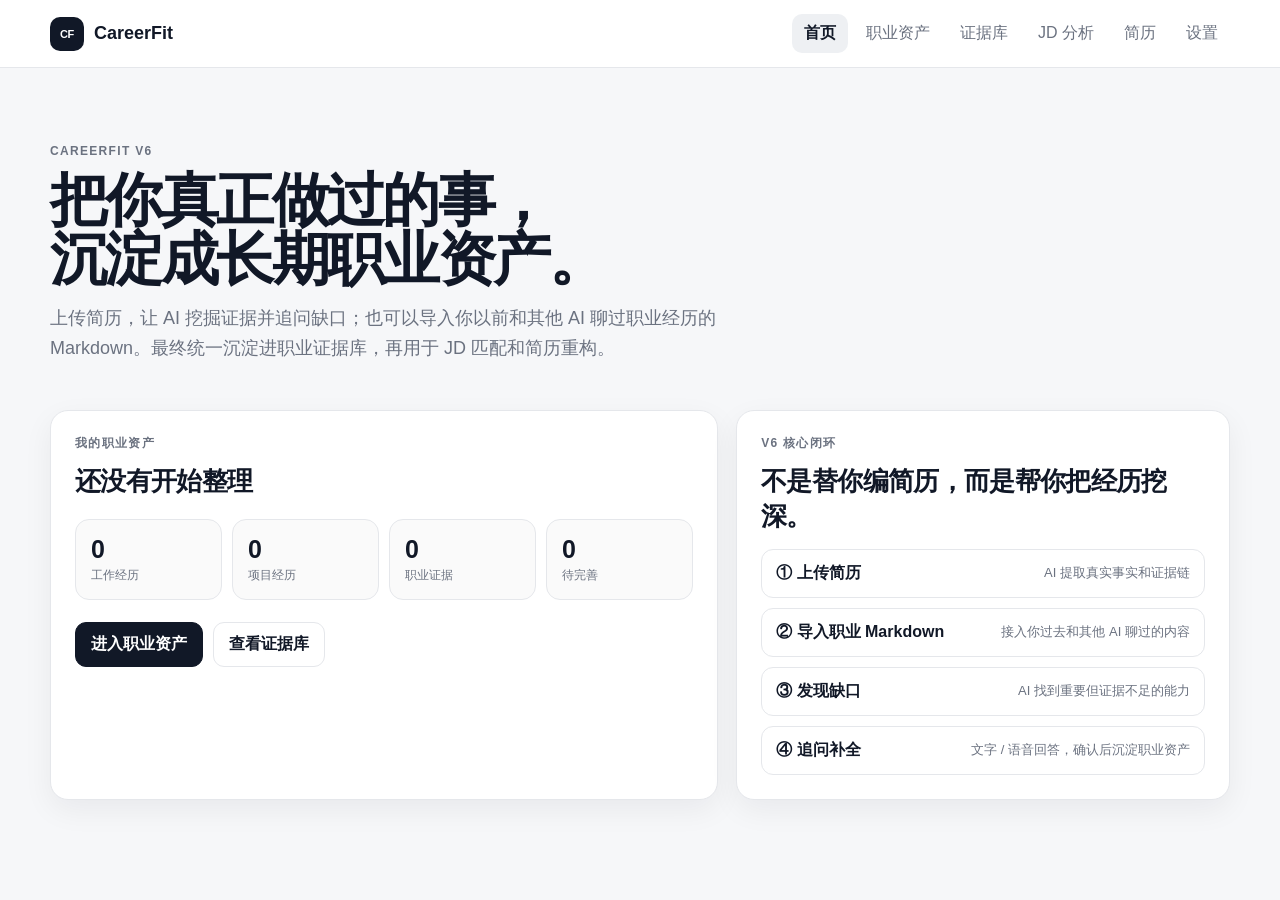
<file: index.html>
<!DOCTYPE html>
<html lang="zh-CN">
<head>
  <meta charset="UTF-8">
  <meta name="viewport" content="width=device-width, initial-scale=1.0, viewport-fit=cover">
  <meta name="theme-color" content="#111827">
  <meta name="description" content="CareerFit——整理真实职业经历，让 AI 帮你为不同机会生成更匹配的简历。">
  <link rel="manifest" href="manifest.json">
  <link rel="icon" href="icon.svg" type="image/svg+xml">
  <link rel="apple-touch-icon" href="icon-180.png">
  <link rel="stylesheet" href="style.css">
  <title>CareerFit · 职业整理库</title>
</head>
<body>
  <div class="app-shell">
    <header class="topbar">
      <button class="brand" data-page="home" aria-label="CareerFit 首页"><span class="brand-mark">CF</span><span>CareerFit</span></button>
      <nav class="desktop-nav" aria-label="主导航">
        <button data-page="home" class="nav-btn active">首页</button>
        <button data-page="profile" class="nav-btn">职业资产</button><button data-page="evidence" class="nav-btn">证据库</button>
        <button data-page="jd" class="nav-btn">JD 分析</button>
        <button data-page="resumes" class="nav-btn">简历</button>
        <button data-page="settings" class="nav-btn">设置</button>
      </nav>
    </header>
    <main id="app" class="main"></main>
    <nav class="mobile-nav" aria-label="移动端导航">
      <button data-page="home" class="mobile-nav-btn active"><span>⌂</span><small>首页</small></button>
      <button data-page="profile" class="mobile-nav-btn"><span>◉</span><small>职业资产</small></button><button data-page="evidence" class="mobile-nav-btn"><span>◇</span><small>证据</small></button>
      <button data-page="jd" class="mobile-nav-btn"><span>▣</span><small>JD</small></button>
      <button data-page="resumes" class="mobile-nav-btn"><span>▤</span><small>简历</small></button>
      <button data-page="settings" class="mobile-nav-btn"><span>⚙</span><small>设置</small></button>
    </nav>
  </div>
  <div id="modal-root"></div>
  <div id="toast" class="toast" role="status" aria-live="polite"></div>
  <script src="app.js?v=20261013-r16"></script>
  <script>
// Recovery build: do not register a new Service Worker or force reloads.
// Remove old registrations/caches in the background; the current page remains usable.
if ("serviceWorker" in navigator) {
  window.addEventListener("load", () => {
    navigator.serviceWorker.getRegistrations()
      .then(regs => Promise.all(regs.map(reg => reg.unregister())))
      .catch(() => {});
    if (window.caches) {
      caches.keys().then(keys => Promise.all(keys.map(key => caches.delete(key)))).catch(() => {});
    }
  });
}
</script>
</body>
</html>
</file>
<file: style.css>
*{box-sizing:border-box}
:root{
  --bg:#f6f7f9;--surface:#fff;--text:#111827;--muted:#6b7280;--line:#e5e7eb;
  --accent:#111827;--accent-soft:#eef0f3;--success:#15803d;--danger:#b91c1c;
  --shadow:0 10px 30px rgba(17,24,39,.06);--radius:18px;
}
html,body{margin:0;padding:0;background:var(--bg);color:var(--text);font-family:Inter,-apple-system,BlinkMacSystemFont,"Segoe UI",Roboto,Arial,sans-serif}
body{min-height:100vh}
button,input,textarea,select{font:inherit}
button{cursor:pointer}
.app-shell{min-height:100vh}
.topbar{height:68px;background:rgba(255,255,255,.94);border-bottom:1px solid var(--line);display:flex;align-items:center;justify-content:space-between;padding:0 max(22px,calc((100vw - 1180px)/2));position:sticky;top:0;z-index:20;backdrop-filter:blur(12px)}
.brand{border:0;background:none;display:flex;align-items:center;gap:10px;font-weight:750;font-size:18px;color:var(--text);padding:0}
.brand-mark{width:34px;height:34px;border-radius:10px;background:var(--accent);color:#fff;display:grid;place-items:center;font-size:11px;letter-spacing:-.4px}
.desktop-nav{display:flex;gap:6px}
.nav-btn,.mobile-nav-btn{border:0;background:none;color:var(--muted);padding:9px 12px;border-radius:10px}
.nav-btn.active{background:var(--accent-soft);color:var(--text);font-weight:650}
.main{width:min(1180px,calc(100% - 36px));margin:0 auto;padding:46px 0 80px}
.hero{padding:30px 0 28px}
.eyebrow{text-transform:uppercase;letter-spacing:.11em;font-size:12px;font-weight:750;color:var(--muted);margin:0 0 12px}
h1{font-size:clamp(34px,5vw,58px);line-height:1.02;letter-spacing:-.045em;margin:0 0 16px}
h2{font-size:26px;letter-spacing:-.025em;margin:0 0 10px}
h3{font-size:18px;margin:0 0 8px}
.lead{font-size:18px;line-height:1.65;color:var(--muted);max-width:680px;margin:0}
.grid{display:grid;gap:18px}
.home-grid{grid-template-columns:1.15fr .85fr;margin-top:18px}
.card{background:var(--surface);border:1px solid var(--line);border-radius:var(--radius);box-shadow:var(--shadow);padding:24px}
.profile-summary{display:grid;grid-template-columns:repeat(4,1fr);gap:10px;margin-top:20px}
.stat{background:#fafafa;border:1px solid var(--line);border-radius:14px;padding:15px}
.stat strong{display:block;font-size:25px;letter-spacing:-.03em}
.stat span{display:block;color:var(--muted);font-size:12px;margin-top:3px}
.actions{display:flex;flex-wrap:wrap;gap:10px;margin-top:22px}
.btn{border:1px solid var(--line);background:#fff;color:var(--text);padding:11px 15px;border-radius:11px;font-weight:650}
.btn:hover{background:#f8f8f8}
.btn.primary{background:var(--accent);color:#fff;border-color:var(--accent)}
.btn.primary:hover{opacity:.92}
.btn.danger{color:var(--danger)}
.section-head{display:flex;align-items:flex-end;justify-content:space-between;gap:15px;margin:12px 0 14px}
.section-head .sub{color:var(--muted);font-size:14px}
.experience-list{display:grid;gap:12px}
.experience-item{border:1px solid var(--line);border-radius:15px;padding:18px;background:#fff}
.experience-top{display:flex;justify-content:space-between;gap:12px}
.meta{color:var(--muted);font-size:14px}
.tags{display:flex;flex-wrap:wrap;gap:7px;margin-top:12px}
.tag{font-size:12px;background:var(--accent-soft);padding:6px 9px;border-radius:999px;color:#374151}
.empty{padding:34px 20px;text-align:center;border:1px dashed #cfd3da;border-radius:15px;color:var(--muted);background:#fff}
.empty strong{display:block;color:var(--text);margin-bottom:6px}
.quick-list{display:grid;gap:10px;margin-top:15px}
.quick-item{display:flex;align-items:center;justify-content:space-between;padding:13px 14px;border:1px solid var(--line);border-radius:12px}
.quick-item span{color:var(--muted);font-size:13px}
.callout{background:#f0f2f5;border-radius:15px;padding:17px;line-height:1.55;color:#4b5563;font-size:14px}
.page-title{margin-bottom:25px}
.two-col{display:grid;grid-template-columns:1fr 1fr;gap:18px}
.form-grid{display:grid;grid-template-columns:1fr 1fr;gap:14px}
.field{display:flex;flex-direction:column;gap:7px}
.field.full{grid-column:1/-1}
label{font-size:13px;font-weight:700}
input,textarea,select{width:100%;border:1px solid #d9dde3;background:#fff;color:var(--text);border-radius:11px;padding:11px 12px;outline:none}
input:focus,textarea:focus,select:focus{border-color:#9ca3af;box-shadow:0 0 0 3px rgba(17,24,39,.07)}
textarea{min-height:115px;resize:vertical;line-height:1.55}
.hint{font-size:12px;color:var(--muted);line-height:1.45}
.modal-backdrop{position:fixed;inset:0;background:rgba(17,24,39,.42);z-index:50;display:grid;place-items:center;padding:18px}
.modal{width:min(720px,100%);max-height:90vh;overflow:auto;background:#fff;border-radius:20px;box-shadow:0 30px 80px rgba(0,0,0,.2);padding:24px}
.modal-head{display:flex;justify-content:space-between;align-items:flex-start;gap:15px;margin-bottom:20px}
.icon-btn{width:36px;height:36px;border:1px solid var(--line);border-radius:10px;background:#fff;color:var(--muted)}
.toast{position:fixed;left:50%;bottom:24px;transform:translate(-50%,20px);opacity:0;pointer-events:none;background:#111827;color:#fff;padding:11px 15px;border-radius:11px;font-size:14px;z-index:100;transition:.2s}
.toast.show{opacity:1;transform:translate(-50%,0)}
.mobile-nav{display:none}
.small-note{font-size:13px;color:var(--muted);line-height:1.5}
.divider{height:1px;background:var(--line);margin:20px 0}
.file-input{padding:9px}
@media(max-width:760px){
  .topbar{height:62px;padding:0 15px}.desktop-nav{display:none}
  .main{width:min(100% - 28px,680px);padding:26px 0 90px}
  .hero{padding:18px 0 20px} h1{font-size:39px}.lead{font-size:16px}
  .home-grid,.two-col{grid-template-columns:1fr}.profile-summary{grid-template-columns:repeat(2,1fr)}
  .card{padding:19px;border-radius:16px}.form-grid{grid-template-columns:1fr}
  .field.full{grid-column:auto}.mobile-nav{display:flex;position:fixed;bottom:0;left:0;right:0;height:68px;background:rgba(255,255,255,.96);border-top:1px solid var(--line);z-index:30;justify-content:space-around;padding-bottom:env(safe-area-inset-bottom);backdrop-filter:blur(12px)}
  .mobile-nav-btn{display:flex;flex-direction:column;align-items:center;justify-content:center;gap:3px;min-width:0;flex:1}.mobile-nav-btn span{font-size:18px}.mobile-nav-btn small{font-size:11px}.mobile-nav-btn.active{color:var(--text);font-weight:700}
  .experience-top{flex-direction:column}.actions .btn{flex:1}
}
.import-card{background:linear-gradient(180deg,#fff,#fafafa)}
.import-grid{display:grid;grid-template-columns:repeat(3,1fr);gap:10px;margin-top:18px}
.import-step{display:flex;gap:12px;align-items:flex-start;border:1px solid var(--line);border-radius:14px;padding:14px;background:#fff}
.import-step>span{font-size:11px;font-weight:800;color:var(--muted);letter-spacing:.08em}.import-step strong{font-size:14px}.import-step p{font-size:12px;color:var(--muted);line-height:1.45;margin:4px 0 0}
.source-list{margin-top:16px;border-top:1px solid var(--line);padding-top:14px}.source-item{display:flex;justify-content:space-between;align-items:center;border:1px solid var(--line);border-radius:10px;padding:9px 11px;margin-top:7px;font-size:13px}
.import-modal-copy{line-height:1.55}
@media(max-width:760px){.import-grid{grid-template-columns:1fr}.section-head{align-items:flex-start;flex-direction:column}.section-head .btn{width:auto}}
.content-preview{white-space:pre-wrap;line-height:1.7;margin-top:14px;padding:14px;border-radius:12px;background:#fafafa;border:1px solid var(--line);font-size:14px}
.success-callout{border:1px solid #bbf7d0;background:#f0fdf4;color:#166534}
.error-callout{border:1px solid #fecaca;background:#fef2f2;color:#991b1b}
.skill-cloud{margin-top:14px}
.tag{display:inline-flex;align-items:center;gap:6px}
.tag-x{border:0;background:transparent;color:inherit;padding:0;line-height:1;font-size:14px;cursor:pointer}
.source-choice-list{display:grid;gap:9px}
.source-choice{display:flex;justify-content:space-between;align-items:center;width:100%;text-align:left;border:1px solid var(--line);background:#fff;border-radius:12px;padding:13px 14px}
.source-choice:hover{background:#f8f8f8}
.source-choice span{font-size:12px;color:var(--muted)}
.ai-list{display:grid;gap:12px}.ai-card{border:1px solid var(--line);border-radius:15px;padding:17px;display:flex;justify-content:space-between;gap:15px;align-items:flex-start}.actions.compact{margin-top:0}.score{font-size:28px}.match-box{margin-top:18px;padding:17px;border:1px solid var(--line);border-radius:15px;background:#fafafa}.resume-history{border-top:1px solid var(--line);padding:20px 0}.resume-tabs{display:grid;gap:10px}.resume-tabs details{border:1px solid var(--line);border-radius:12px;padding:12px}.resume-tabs summary{cursor:pointer;font-weight:700}.resume-tabs textarea{margin-top:10px}
@media(max-width:760px){.ai-card{flex-direction:column}.actions.compact{width:100%}.actions.compact .btn{flex:1}.desktop-nav{overflow:auto;max-width:70vw}}

/* V5.1 interaction feedback */
.btn,.source-choice,.icon-btn,.tag-x{cursor:pointer;transition:background-color .12s ease,color .12s ease,border-color .12s ease,transform .08s ease,box-shadow .12s ease,opacity .12s ease}
.btn:hover{background:#f1f3f5;border-color:#cfd5dc}
.btn.primary:hover{opacity:.92}
.btn:active:not(:disabled),.source-choice:active,.icon-btn:active,.tag-x:active{transform:translateY(1px) scale(.97);filter:brightness(.88)}
.btn.primary:active:not(:disabled){filter:brightness(.82);opacity:1}
.btn:focus-visible,.source-choice:focus-visible{outline:3px solid rgba(17,24,39,.16);outline-offset:2px}
.btn:disabled{cursor:not-allowed;opacity:.58;transform:none}
.btn.is-loading{cursor:wait}
.hidden{display:none!important}
.status-dot{font-size:14px;vertical-align:middle;margin-left:5px}
.current-badge{display:inline-flex;align-items:center;border:1px solid #d7dce2;border-radius:999px;padding:3px 8px;font-size:12px;font-weight:700;background:#f7f8fa}
.status-text{font-size:13px;margin-top:7px;font-weight:650}.status-text.success,.ai-status.success{color:#177245}.status-text.error,.ai-status.error{color:#b42318}.status-text.pending{color:#9a6700}
.ai-status{min-height:20px;margin-top:8px;line-height:1.55;font-weight:600}
.resume-generation-status{margin-top:12px}
@media(max-width:760px){.btn:active:not(:disabled),.source-choice:active{transform:scale(.97)}.ai-card .actions.compact{display:grid;grid-template-columns:repeat(2,1fr)}}

/* V5.5 structured resume renderer + history */
.resume-version-grid{display:grid;gap:18px;margin-top:16px}
.resume-version{border:1px solid var(--line);border-radius:16px;padding:16px;background:#f8f9fb;overflow:hidden}
.resume-version>.section-head{align-items:center;margin-top:0}
.resume-paper{width:min(100%,210mm);margin:0 auto;background:#fff;color:#111;padding:28px 34px;box-sizing:border-box;box-shadow:0 12px 30px rgba(0,0,0,.07);font-family:Arial,"Microsoft YaHei",sans-serif;line-height:1.55}
.resume-paper-head{text-align:center;border-bottom:2px solid #111;padding-bottom:14px}
.resume-paper-head h2{margin:0;font-size:26px;letter-spacing:.04em}
.resume-headline{font-size:14px;margin-top:5px;font-weight:600}
.resume-contact{font-size:11px;color:#555;margin-top:6px}
.resume-section{margin-top:18px}
.resume-section h3{font-size:15px;letter-spacing:.04em;border-bottom:1px solid #cfd3d8;padding-bottom:5px;margin:0 0 9px}
.resume-section p{margin:0;font-size:12px}
.resume-entry{margin-bottom:13px}
.resume-entry-head{display:flex;justify-content:space-between;gap:16px;font-size:12px;align-items:baseline}
.resume-entry-head>div{min-width:0}
.resume-position{margin-left:10px;font-weight:400}
.resume-entry-head>span{white-space:nowrap;color:#555}
.resume-entry ul{margin:5px 0 0;padding-left:18px;font-size:11.5px}
.resume-entry li{margin:3px 0}
.resume-fixed-line{display:flex;gap:18px;font-size:12px;margin:6px 0}
.resume-fixed-line span{color:#555}
.resume-version .actions.compact{flex-wrap:wrap}
@media(max-width:760px){.resume-paper{padding:22px 18px}.resume-entry-head{flex-direction:column;gap:2px}.resume-fixed-line{flex-wrap:wrap;gap:8px}.resume-version>.section-head .actions{width:100%}}
@media print{body{background:#fff!important}.topbar,.mobile-nav,#toast{display:none!important}.main{width:100%!important;max-width:none!important;padding:0!important}.resume-paper{box-shadow:none;width:210mm;min-height:297mm;margin:0 auto}}

/* V5.5 resume history: one expandable record per generation */
.resume-history-card{border:1px solid var(--line);border-radius:16px;background:#fff;margin-top:12px;overflow:hidden}
.resume-history-card>summary{list-style:none;cursor:pointer;padding:18px 20px;display:flex;align-items:center;justify-content:space-between;gap:16px;background:#fafbfc}
.resume-history-card>summary::-webkit-details-marker{display:none}
.resume-history-card>summary:hover{background:#f5f7fa}
.resume-history-card[open]>summary{border-bottom:1px solid var(--line);background:#f7f9fc}
.history-arrow{font-size:28px;line-height:1;color:#667085;transition:transform .18s ease}
.resume-history-card[open] .history-arrow{transform:rotate(90deg)}
.history-body{padding:18px 20px 22px}
.history-body .rebuild-plan{margin-top:0}
.history-body .resume-version-grid{grid-template-columns:1fr 1fr}
.why-changed li{margin:8px 0}
.why-changed li strong{display:block;margin-bottom:3px}
@media(max-width:900px){.history-body .resume-version-grid{grid-template-columns:1fr}}

/* V6 career evidence layer */
.v6-import-panel{display:flex;justify-content:space-between;gap:16px;align-items:center;margin-top:16px;padding:16px;border:1px dashed var(--border,#d7dce5);border-radius:14px;background:var(--surface-2,#f8fafc)}
.evidence-list,.gap-list{display:grid;gap:12px;margin-top:14px}.evidence-card,.gap-card{border:1px solid var(--border,#e5e7eb);border-radius:14px;padding:16px;background:#fff}.evidence-card p,.gap-card p{margin:8px 0;line-height:1.65}.gap-card{background:linear-gradient(180deg,#fff,#fafbff)}.evidence-preview{padding:14px;border:1px solid var(--border,#e5e7eb);border-radius:12px;margin-top:14px}.fit-badge.high{border-color:#b7e3c1}.fit-badge.medium{border-color:#f0d48a}.fit-badge.low{border-color:#f0b4b4}.status-text.error{color:#b42318}.v6-import-panel .small-note{margin:5px 0 0}.v6-import-panel strong{display:block}.nav-btn,.mobile-nav-btn{white-space:nowrap}
@media (max-width:760px){.v6-import-panel{display:block}.v6-import-panel .btn{margin-top:10px;width:100%}.two-col{grid-template-columns:1fr!important}.page-title h1{font-size:34px!important}}

/* V6: 使用用户原始 HTML 简历模板进行真实预览 */
.resume-template-frame{
  display:block;
  width:100%;
  height:1180px;
  border:1px solid #e5e7eb;
  border-radius:12px;
  background:#fff;
}
@media (max-width:900px){.resume-template-frame{height:900px}}
</file>
